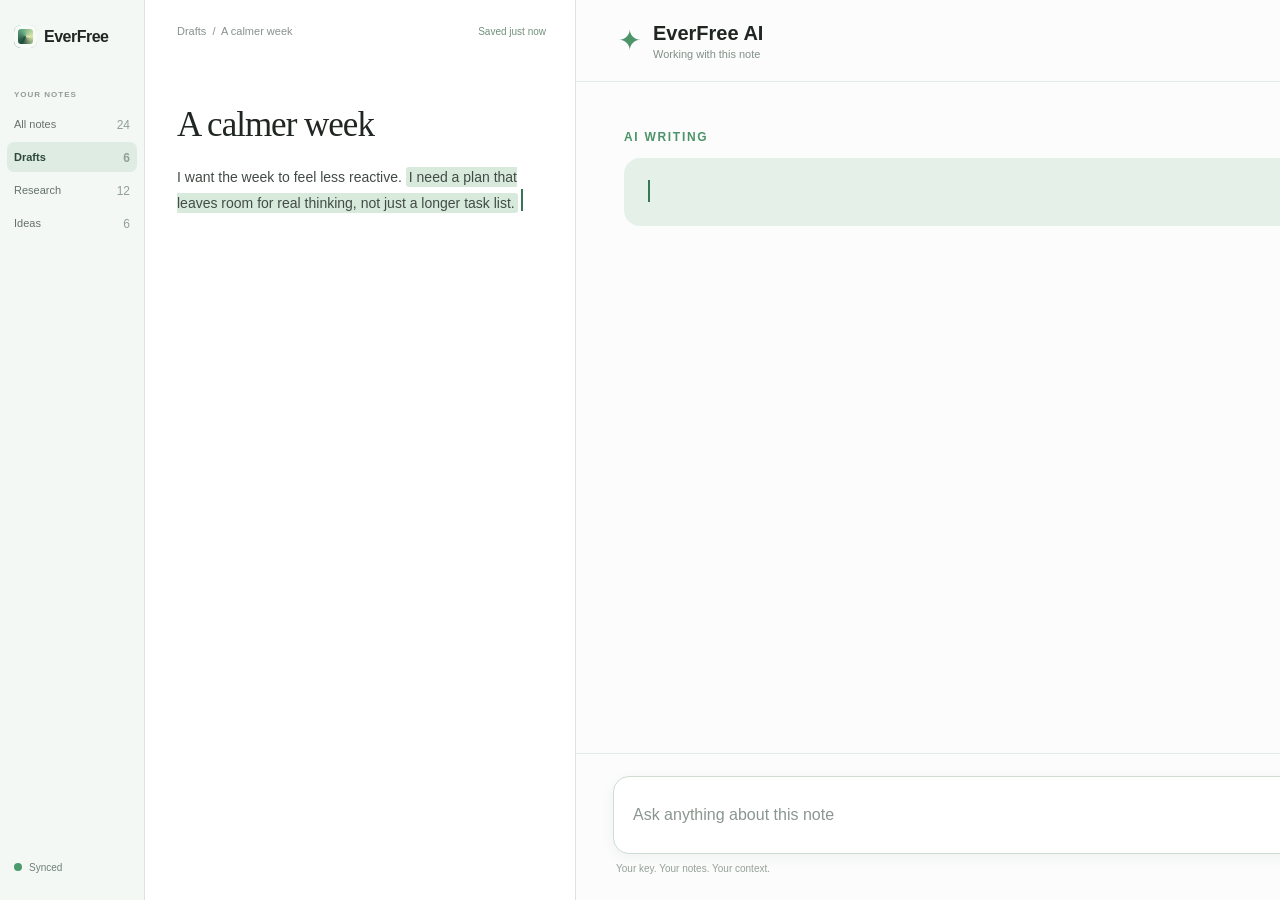
<file: scripts/ai-editor-demo.html>
<!doctype html>
<html lang="en">
<head>
<meta charset="utf-8">
<meta name="viewport" content="width=device-width,initial-scale=1">
<title>EverFree AI editor demo</title>
<style>
  :root { color-scheme: light; }
  * { box-sizing: border-box; }
  body { margin: 0; width: 1600px; height: 900px; overflow: hidden; background: #edf1ef; color: #202621; font-family: Inter, -apple-system, BlinkMacSystemFont, "Segoe UI", sans-serif; }
  .app { width: 1600px; height: 900px; display: grid; grid-template-columns: 145px 430px 1fr; background: #fff; }
  .rail { padding: 25px 14px; background: #f4f8f5; border-right: 1px solid #dbe4dd; }
  .brand { display:flex; align-items:center; gap:7px; font-size:16px; font-weight:720; letter-spacing:-.5px; }
  .brand-mark { width:23px; height:23px; border-radius:7px; background: conic-gradient(from 210deg, #1e4b3b, #63a780, #dce7a9, #1e4b3b); box-shadow: inset 0 0 0 4px #f7fbf8; }
  .rail-label { margin: 42px 0 10px; color:#909c95; font-size:8px; letter-spacing:1px; font-weight:700; }
  .nav-row { padding: 9px 7px; margin: 3px -7px; color:#66716b; border-radius:7px; font-size:11px; }
  .nav-row.active { background:#dfece3; color:#2c483b; font-weight:650; }
  .nav-row span { float:right; color:#91a097; font-size:12px; }
  .rail-foot { position:absolute; bottom:27px; color:#6e8076; font-size:10px; }
  .rail-foot i { display:inline-block; width:8px; height:8px; margin-right:7px; border-radius:50%; background:#4b9a6c; }
  .note { min-width:0; padding: 25px 32px; position:relative; }
  .crumb { color:#88928c; font-size:11px; }
  .status { position:absolute; right:29px; top:26px; color:#71907c; font-size:10px; }
  .note h1 { margin:68px 0 21px; font-family: Georgia, serif; font-size:35px; font-weight:500; letter-spacing:-1px; }
  .note p { max-width:350px; color:#434b46; font-size:14px; line-height:1.65; }
  .selection { background:#d7eadc; border-radius:3px; padding:2px 3px; }
  .cursor { display:inline-block; width:2px; height:22px; margin-left:3px; vertical-align:-3px; background:#397657; }
  .note-result { display:none; padding:11px 12px; border-radius:8px; background:#eff7f1; color:#31533e; }
  body[data-scene="write"][data-done="true"] .note-draft { display:none; }
  body[data-scene="write"][data-done="true"] .note-result { display:block; }
  .image-block { width:340px; height:155px; margin-top:20px; border-radius:10px; overflow:hidden; display:none; position:relative; background:linear-gradient(140deg,#d6edf0 0%,#99c6c9 37%,#5a8a88 38%,#2f5f5d 70%,#1c3e46 100%); }
  .image-block:before { content:""; position:absolute; width:220px; height:220px; border-radius:50%; right:48px; top:-67px; background:#f7dfad; opacity:.92; }
  .image-block:after { content:""; position:absolute; left:-30px; bottom:-82px; width:580px; height:210px; background:linear-gradient(150deg,transparent 43%,#376e68 44%,#376e68 58%,transparent 59%),linear-gradient(32deg,transparent 44%,#1f5154 45%,#1f5154 64%,transparent 65%); opacity:.87; }
  .image-caption { position:absolute; z-index:1; bottom:17px; left:19px; color:#fff; font-size:12px; font-weight:600; text-shadow:0 1px 5px #1d3435; }
  .ai { background:#fbfcfb; border-left:1px solid #dbe4dd; display:flex; flex-direction:column; }
  .ai-head { height:82px; display:flex; align-items:center; padding:0 42px; border-bottom:1px solid #e4eae5; }
  .spark { color:#4e946b; font-size:28px; margin-right:12px; }
  .ai-title { font-size:20px; font-weight:700; }
  .ai-title small { display:block; margin-top:3px; color:#829088; font-size:11px; font-weight:500; }
  .mode { margin-left:auto; padding:7px 10px; border-radius:99px; color:#397657; background:#e5f1e8; font-size:11px; font-weight:700; letter-spacing:.5px; }
  .thread { flex:1; padding:48px 48px 20px; }
  .eyebrow { color:#4c9369; font-size:12px; font-weight:800; letter-spacing:1.7px; }
  .bubble { max-width:720px; margin:14px 0 26px; padding:19px 21px; border-radius:16px 16px 5px 16px; background:#e5f1e8; color:#294638; font-size:20px; line-height:1.5; }
  .answer { max-width:730px; padding:0 5px; color:#303a34; font-size:18px; line-height:1.62; }
  .answer strong { font-weight:720; }
  .sources { display:none; max-width:720px; margin:20px 0; padding:16px 17px; border:1px solid #d9e5dc; border-radius:12px; background:#fff; color:#57625b; font-size:14px; line-height:1.7; }
  .sources b { color:#397657; font-size:10px; letter-spacing:1px; }
  .sources em { color:#7b8b81; font-style:normal; }
  .image-answer { display:none; margin-top:12px; color:#303a34; font-size:18px; line-height:1.62; }
  .compose { padding:22px 37px 26px; border-top:1px solid #e4eae5; }
  .compose-box { min-height:78px; display:flex; align-items:center; padding:16px 19px; border:1px solid #cfdcd2; border-radius:16px; background:#fff; color:#8b9690; font-size:16px; box-shadow:0 4px 14px rgba(42,68,52,.05); }
  .send { margin-left:auto; width:30px; height:30px; display:grid; place-items:center; border-radius:50%; background:#4d8b66; color:#fff; font-size:17px; }
  .hint { margin:9px 3px 0; color:#94a098; font-size:10px; }
  body[data-scene="write"] .search-only, body[data-scene="write"] .image-only { display:none; }
  body[data-scene="search"] .write-only, body[data-scene="search"] .image-only { display:none; }
  body[data-scene="image"] .write-only, body[data-scene="image"] .search-only { display:none; }
  body[data-scene="search"] .sources, body[data-scene="image"] .image-answer, body[data-scene="image"] .image-block { display:block; }
  body[data-scene="search"] .note h1 { margin-top:76px; }
  body[data-scene="image"] .note p { margin-bottom:12px; }
</style>
</head>
<body>
<main class="app">
  <aside class="rail"><div class="brand"><i class="brand-mark"></i>EverFree</div><div class="rail-label">YOUR NOTES</div><div class="nav-row">All notes <span>24</span></div><div class="nav-row active">Drafts <span>6</span></div><div class="nav-row">Research <span>12</span></div><div class="nav-row">Ideas <span>6</span></div><div class="rail-foot"><i></i>Synced</div></aside>
  <section class="note"><div class="crumb">Drafts&nbsp; / &nbsp;A calmer week</div><div class="status">Saved just now</div><h1>A calmer week</h1><p class="write-only"><span class="note-draft">I want the week to feel less reactive. <span class="selection">I need a plan that leaves room for real thinking, not just a longer task list.</span><span class="cursor"></span></span><span class="note-result">I want a week with enough room to notice what matters — a plan that supports my attention instead of consuming it.</span></p><p class="search-only">The best routines make room for attention. I’m collecting a few grounded ideas to shape the week around.</p><p class="image-only">Start with a little more space. A plan can be useful without filling every quiet moment.</p><div class="image-block"><span class="image-caption">A quieter kind of Monday</span></div></section>
  <aside class="ai"><header class="ai-head"><span class="spark">✦</span><div class="ai-title">EverFree AI<small>Working with this note</small></div><span class="mode" id="mode">WRITE</span></header><div class="thread" id="thread"></div><div class="compose"><div class="compose-box" id="compose"><span id="compose-text">Ask anything about this note</span><b class="send">↑</b></div><div class="hint">Your key. Your notes. Your context.</div></div></aside>
</main>
<script>
  const frame = Math.max(0, Math.min(29, Number(new URLSearchParams(location.search).get('frame')) || 0));
  const scene = frame < 10 ? 'write' : frame < 20 ? 'search' : 'image';
  document.body.dataset.scene = scene;
  const data = {
    write: { mode:'WRITE', prompt:'Turn the selected thought into a gentle opening.', answer:'<strong>Try this:</strong><br>“I want a week with enough room to notice what matters — a plan that supports my attention instead of consuming it.”', compose:'Ask anything about this note' },
    search: { mode:'SEARCH', prompt:'/search What does research say about protecting focused time?', answer:'<strong>Three useful ideas:</strong><br>• Protect one uninterrupted block each day.<br>• Decide tomorrow’s first task before you stop today.', compose:'Search the web with /search' },
    image: { mode:'CREATE', prompt:'Create a quiet editorial image for this note.', answer:'', compose:'Describe an image for this note' }
  }[scene];
  document.getElementById('mode').textContent = data.mode;
  document.getElementById('compose-text').textContent = data.compose;
  const local = scene === 'write' ? frame : scene === 'search' ? frame - 10 : frame - 20;
  document.body.dataset.done = String(local >= 5);
  const typed = local < 5 ? data.prompt.slice(0, Math.ceil(data.prompt.length * local / 5)) : data.prompt;
  let thread = `<div class="eyebrow">${scene === 'write' ? 'AI WRITING' : scene === 'search' ? 'WEB SEARCH' : 'IMAGE CREATION'}</div><div class="bubble">${typed}${local < 3 ? '<span class="cursor"></span>' : ''}</div>`;
  if (local >= 5 && scene !== 'image') thread += `<div class="answer">${data.answer}</div>`;
  if (scene === 'search' && local >= 4) thread += `<div class="sources"><b>SOURCES</b><br>Harvard Business Review <em>— attention and productivity</em><br>American Psychological Association <em>— focus and task switching</em></div>`;
  if (scene === 'image' && local >= 3) thread += `<div class="image-answer"><strong>Created for your note.</strong><br>Added a calm editorial image and caption to the draft.</div>`;
  document.getElementById('thread').innerHTML = thread;
</script>
</body>
</html>
</file>
